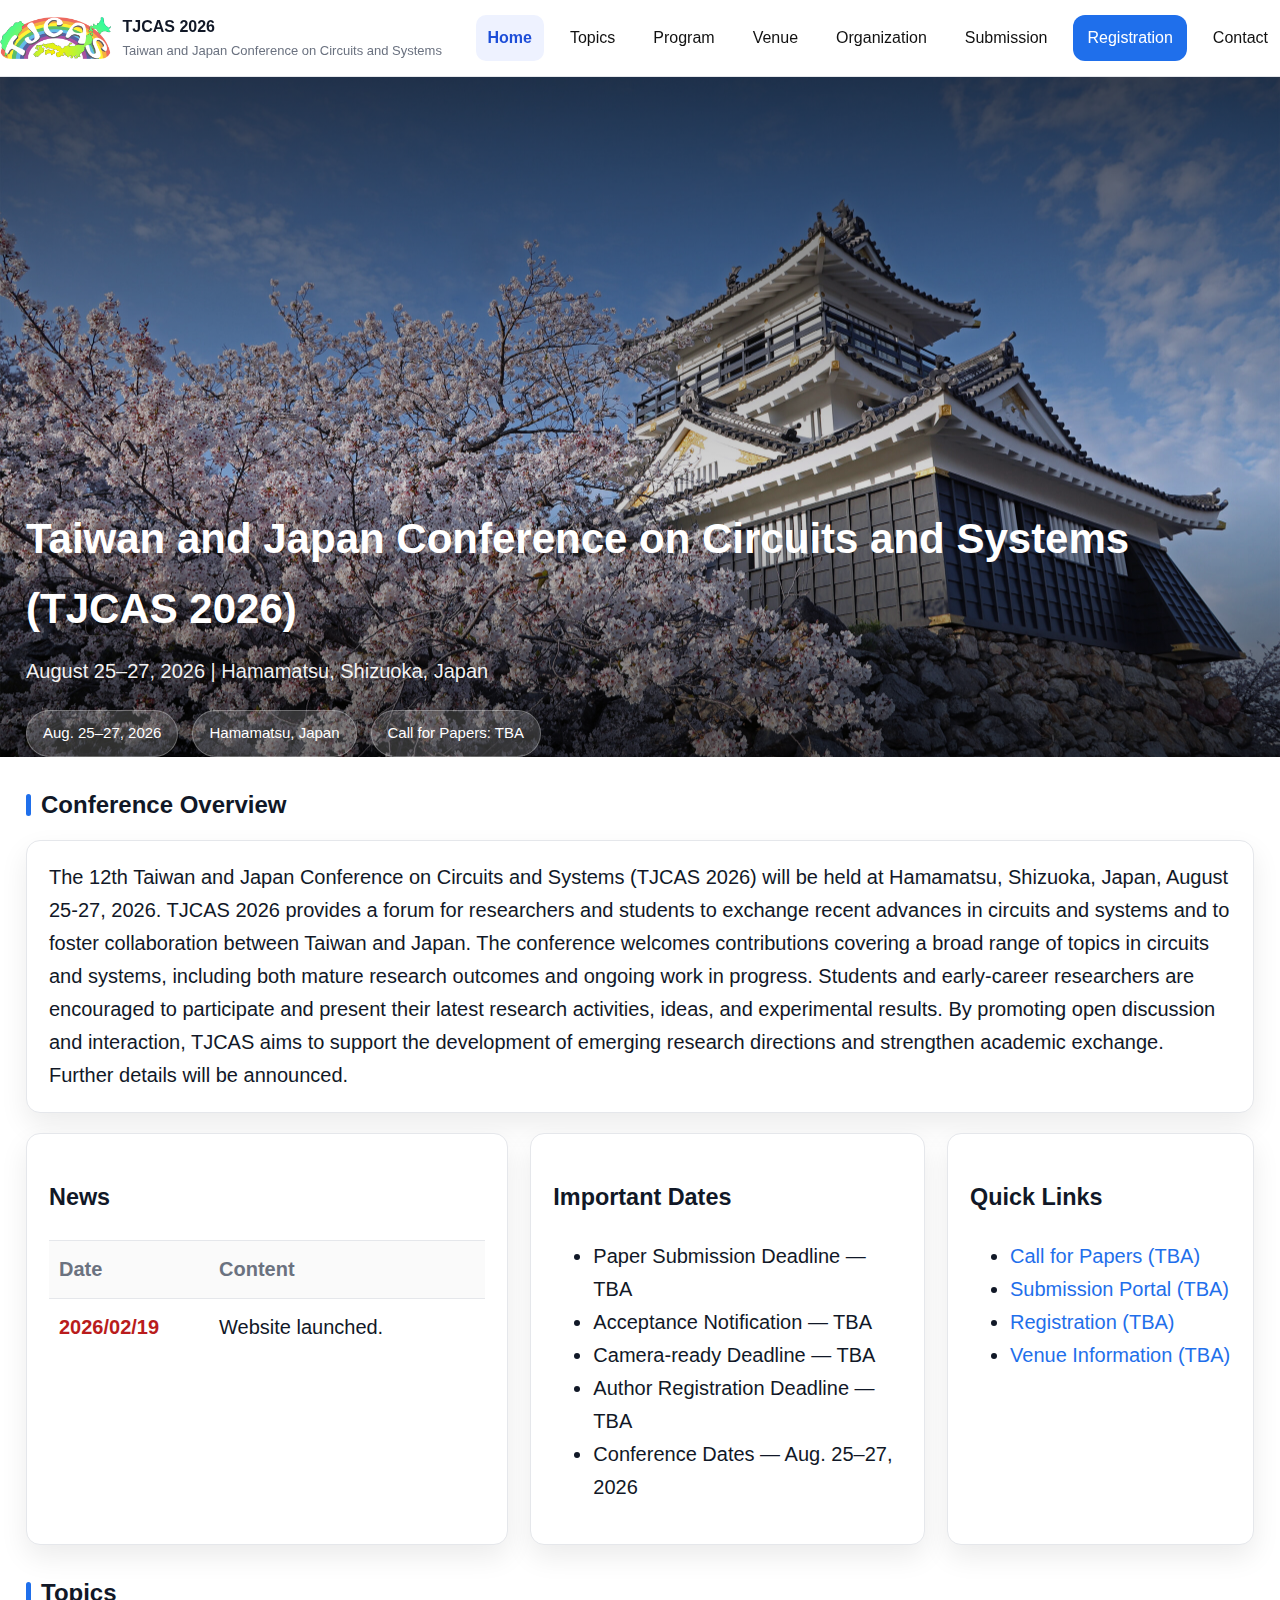
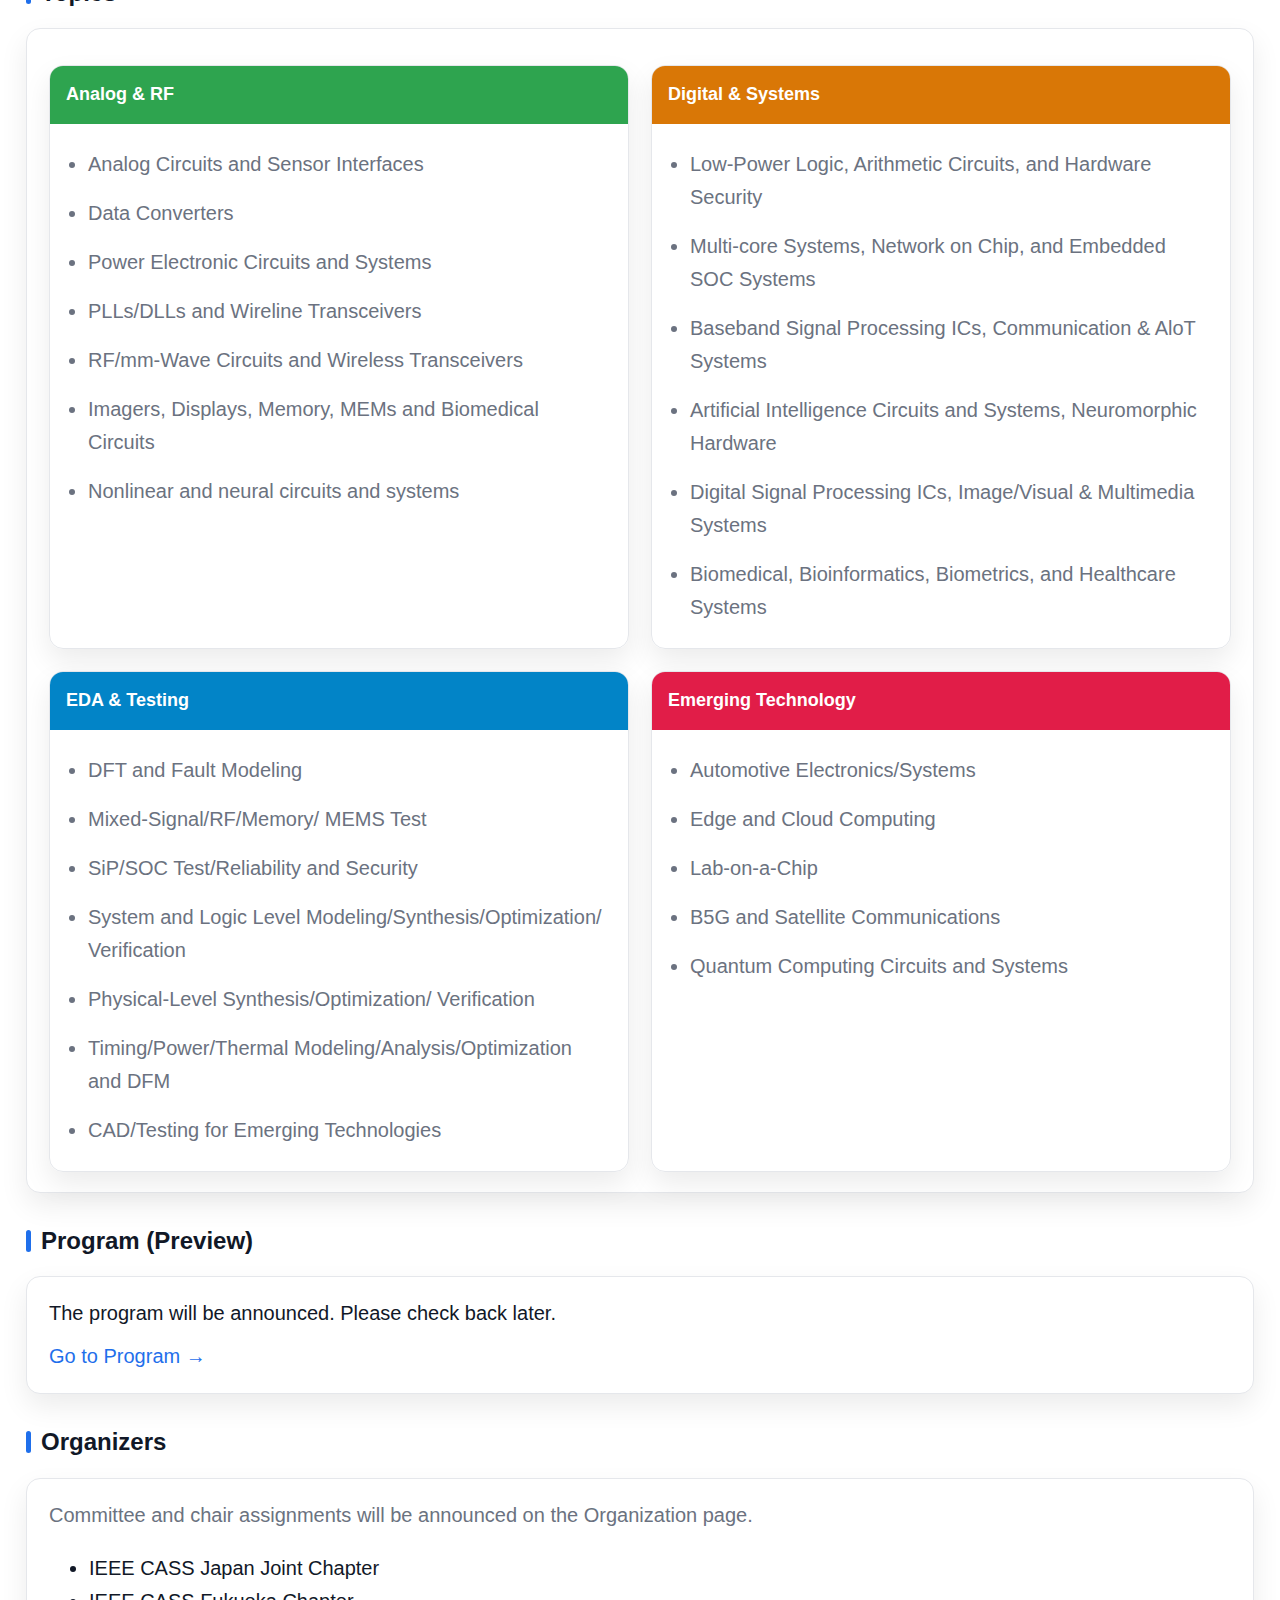
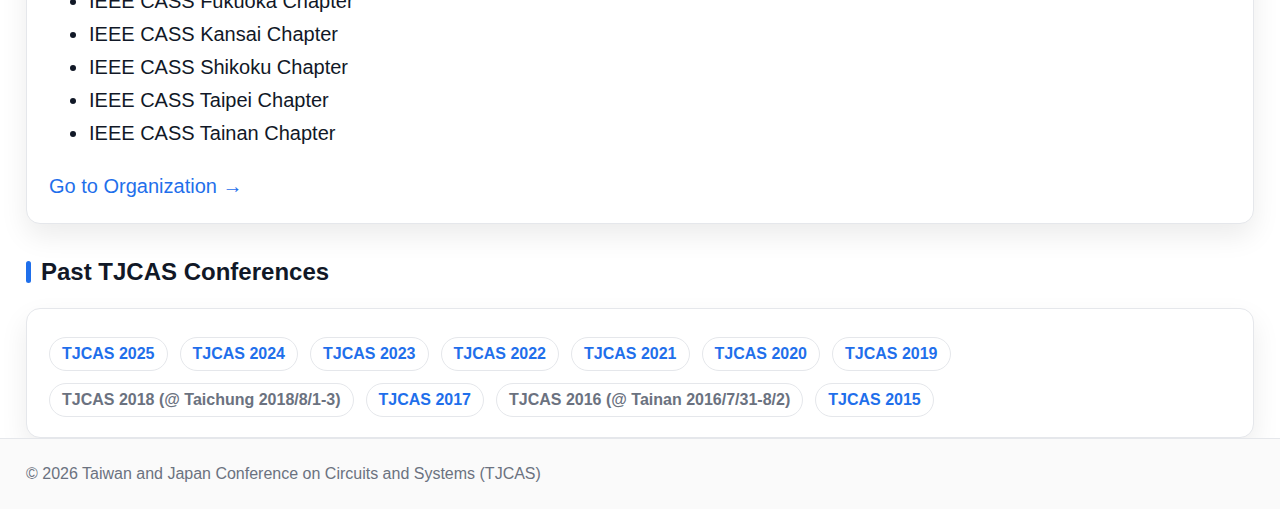
<file: index.html>
<!doctype html>
<html lang="en">
<head>
  <meta charset="utf-8"/>
  <meta name="viewport" content="width=device-width,initial-scale=1"/>
  <title>TJCAS 2026 | Taiwan and Japan Conference on Circuits and Systems</title>
  <meta name="description" content="TJCAS 2026: August 25–27, 2026. Hamamatsu, Shizuoka, Japan." />
  <link rel="stylesheet" href="style.css">
</head>

<body class="page-home">
<header>
  <div class="container topbar">
    <div class="brand">
      <!-- ✅ Logo: replace the old blue square div with your image -->
      <!-- Make sure tjcas_Logo.png is uploaded to the same folder as index.html -->
      <img class="logo" src="tjcas_Logo.png" alt="TJCAS 2026 logo">
      
      <div>
        <div class="brand-title">TJCAS 2026</div>
        <div class="brand-sub">Taiwan and Japan Conference on Circuits and Systems</div>
      </div>
    </div>

    <nav>
      <a class="nav-link" data-nav="home" href="index.html">Home</a>
      <!-- Topics 改为主页锚点 -->
      <a class="nav-link" data-nav="topics" href="index.html#topics">Topics</a>

      <!-- 新增 Program 子页 -->
      <a class="nav-link" data-nav="program" href="program.html">Program</a>

      <!-- ✅ New: Venue (between Program and Organization) -->
      <a class="nav-link" data-nav="venue" href="venue.html">Venue</a>
      
      <a class="nav-link" data-nav="org" href="organization.html">Organization</a>
      <a class="nav-link" data-nav="submission" href="submission.html">Submission</a>
      <a class="nav-link cta" data-nav="registration" href="registration.html">Registration</a>
      <a class="nav-link" data-nav="contact" href="contact.html">Contact</a>
    </nav>
  </div>
</header>

<section class="hero">
  <div class="container">
    <h1>Taiwan and Japan Conference on Circuits and Systems (TJCAS 2026)</h1>
    <p>August 25–27, 2026 | Hamamatsu, Shizuoka, Japan</p>

    <div class="badges">
      <span class="badge">Aug. 25–27, 2026</span>
      <span class="badge">Hamamatsu, Japan</span>
      <span class="badge">Call for Papers: TBA</span>
    </div>
  </div>
</section>

<main class="container">
  <div class="section-title">Conference Overview</div>
  <div class="card">
    The 12th Taiwan and Japan Conference on Circuits and Systems (TJCAS 2026) will be held at Hamamatsu, Shizuoka, Japan, August 25-27, 2026.
    TJCAS 2026 provides a forum for researchers and students to exchange recent advances in circuits and systems and to foster collaboration between Taiwan and Japan.
    The conference welcomes contributions covering a broad range of topics in circuits and systems, including both mature research outcomes and ongoing work in progress.
    Students and early-career researchers are encouraged to participate and present their latest research activities, ideas, and experimental results.
    By promoting open discussion and interaction, TJCAS aims to support the development of emerging research directions and strengthen academic exchange.
    Further details will be announced.
  </div>

  <div class="grid">
    <div class="card">
      <h3>News</h3>
      <table>
        <tr><th>Date</th><th>Content</th></tr>
        <tr><td class="date">2026/02/19</td><td>Website launched.</td></tr>
      </table>
    </div>

    <div class="card">
      <h3>Important Dates</h3>
      <ul>
        <li>Paper Submission Deadline — TBA</li>
        <li>Acceptance Notification — TBA</li>
        <li>Camera-ready Deadline — TBA</li>
        <li>Author Registration Deadline — TBA</li>
        <li>Conference Dates — Aug. 25–27, 2026</li>
      </ul>
    </div>

    <div class="card">
      <h3>Quick Links</h3>
      <ul>
        <li><a href="submission.html">Call for Papers (TBA)</a></li>
        <li><a href="submission.html">Submission Portal (TBA)</a></li>
        <li><a href="registration.html">Registration (TBA)</a></li>
        <li><a href="venue.html">Venue Information (TBA)</a></li>
      </ul>
    </div>
  </div>

  <div class="section-title" id="topics">Topics</div>

  <!-- ✅ 修复：这里的 card muted 需要正确闭合 -->
  <div class="card muted">
    <div class="topics-grid">
      <div class="topic-card">
        <div class="topic-head green">Analog & RF</div>
        <div class="topic-body">
          <ul>
            <li>Analog Circuits and Sensor Interfaces</li>
            <li>Data Converters</li>
            <li>Power Electronic Circuits and Systems</li>
            <li>PLLs/DLLs and Wireline Transceivers</li>
            <li>RF/mm-Wave Circuits and Wireless Transceivers</li>
            <li>Imagers, Displays, Memory, MEMs and Biomedical Circuits</li>
            <li>Nonlinear and neural circuits and systems</li>
          </ul>
        </div>
      </div>

      <div class="topic-card">
        <div class="topic-head orange">Digital & Systems</div>
        <div class="topic-body">
          <ul>
            <li>Low-Power Logic, Arithmetic Circuits, and Hardware Security</li>
            <li>Multi-core Systems, Network on Chip, and Embedded SOC Systems</li>
            <li>Baseband Signal Processing ICs, Communication & AloT Systems</li>
            <li>Artificial Intelligence Circuits and Systems, Neuromorphic Hardware</li>
            <li>Digital Signal Processing ICs, Image/Visual & Multimedia Systems</li>
            <li>Biomedical, Bioinformatics, Biometrics, and Healthcare Systems</li>
          </ul>
        </div>
      </div>

      <div class="topic-card">
        <div class="topic-head blue">EDA & Testing</div>
        <div class="topic-body">
          <ul>
            <li>DFT and Fault Modeling</li>
            <li>Mixed-Signal/RF/Memory/ MEMS Test</li>
            <li>SiP/SOC Test/Reliability and Security</li>
            <li>System and Logic Level Modeling/Synthesis/Optimization/ Verification</li>
            <li>Physical-Level Synthesis/Optimization/ Verification</li>
            <li>Timing/Power/Thermal Modeling/Analysis/Optimization and DFM</li>
            <li>CAD/Testing for Emerging Technologies</li>
          </ul>
        </div>
      </div>

      <div class="topic-card">
        <div class="topic-head pink">Emerging Technology</div>
        <div class="topic-body">
          <ul>
            <li>Automotive Electronics/Systems</li>
            <li>Edge and Cloud Computing</li>
            <li>Lab-on-a-Chip</li>
            <li>B5G and Satellite Communications</li>
            <li>Quantum Computing Circuits and Systems</li>
          </ul>
        </div>
      </div>
    </div>
  </div>

  <div class="section-title">Program (Preview)</div>
  <div class="card">
    The program will be announced. Please check back later.
    <p style="margin-bottom:0;margin-top:10px;"><a href="program.html">Go to Program →</a></p>
  </div>

  <div class="section-title">Organizers</div>
  <div class="card">
    <p class="muted" style="margin-top:0;">Committee and chair assignments will be announced on the Organization page.</p>
    <ul>
      <li>IEEE CASS Japan Joint Chapter</li>
      <li>IEEE CASS Fukuoka Chapter</li>
      <li>IEEE CASS Kansai Chapter</li>
      <li>IEEE CASS Shikoku Chapter</li>
      <li>IEEE CASS Taipei Chapter</li>
      <li>IEEE CASS Tainan Chapter</li>
    </ul>
    <p style="margin-bottom:0;"><a href="organization.html">Go to Organization →</a></p>
  </div>

  <!-- ✅ 新增：Past TJCAS Conferences（放在主页末尾，footer 之前） -->
  <div class="section-title">Past TJCAS Conferences</div>
  <div class="card">
  
    <div class="past-links">
      <a href="https://www.tjcas2025.org/" target="_blank">TJCAS 2025</a>
      <a href="https://yumilab.ei.st.gunma-u.ac.jp/~tjcas2024/" target="_blank">TJCAS 2024</a>
      <a href="https://tjcas-tkcas-2023.org/" target="_blank">TJCAS 2023</a>
      <a href="http://nlab.ee.tokushima-u.ac.jp/nlab/tjcas22_top.html" target="_blank">TJCAS 2022</a>
      <a href="http://nlab.ee.tokushima-u.ac.jp/nlab/tjcas21_top.html" target="_blank">TJCAS 2021</a>
      <a href="http://nlab.ee.tokushima-u.ac.jp/nlab/tjcas20_top.html" target="_blank">TJCAS 2020</a>
      <a href="https://kobaweb.ei.st.gunma-u.ac.jp/tjcas2019/" target="_blank">TJCAS 2019</a>
  
      <span class="past-dead">TJCAS 2018 (@ Taichung 2018/8/1-3)</span>
  
      <a href="https://vlc.sakura.ne.jp/tjcas2017/" target="_blank">TJCAS 2017</a>
  
      <span class="past-dead">TJCAS 2016 (@ Tainan 2016/7/31-8/2)</span>
  
      <a href="https://chaos.keiei.shikoku-u.ac.jp/TJCAS15/" target="_blank">TJCAS 2015</a>
    </div>
  </div>

</main>

<footer>
  <div class="container">© 2026 Taiwan and Japan Conference on Circuits and Systems (TJCAS)</div>
</footer>
</body>
</html>
</file>
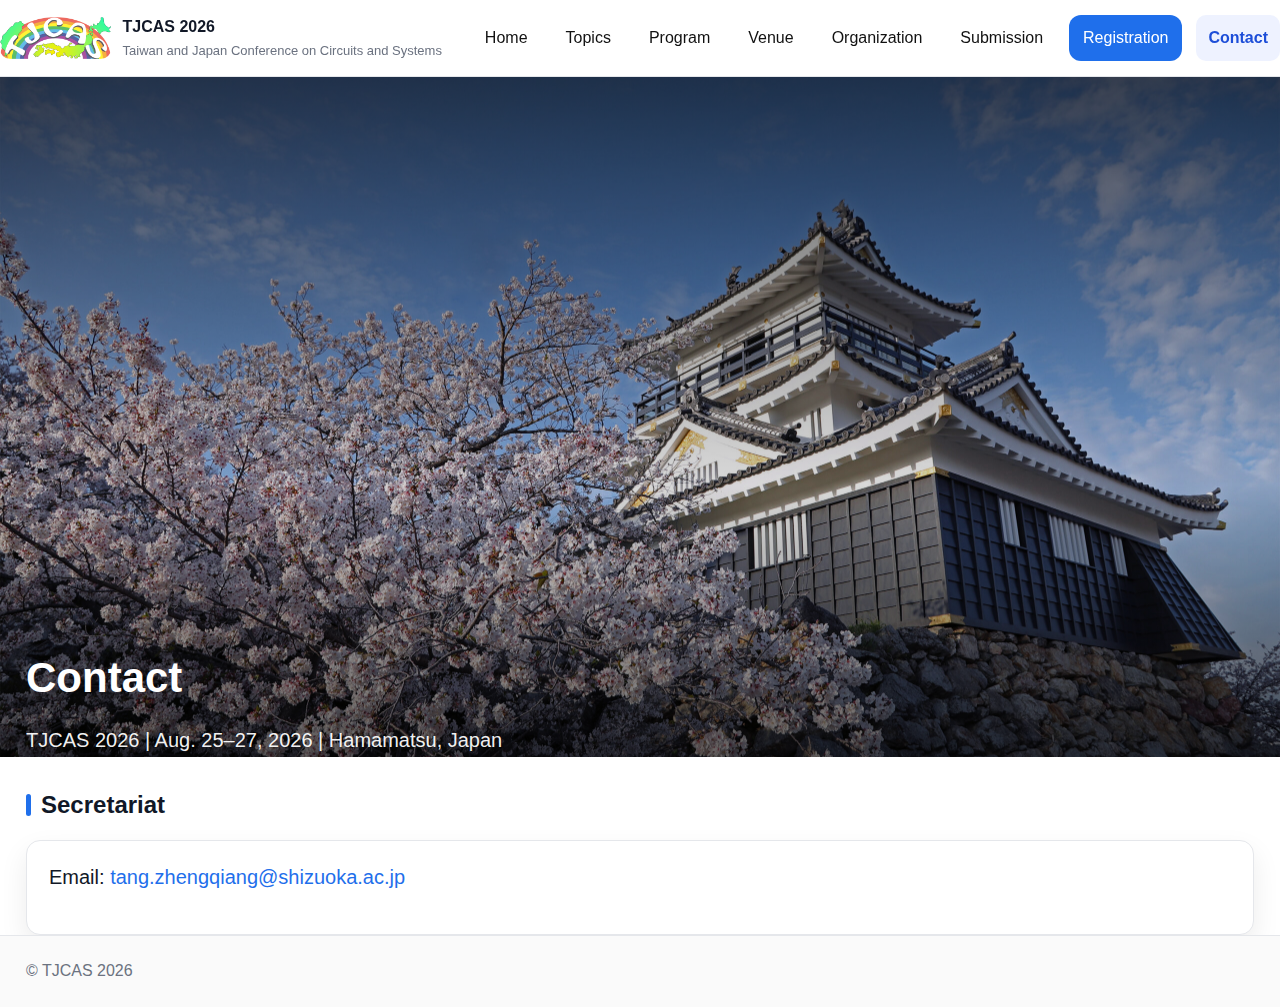
<file: contact.html>
<!doctype html>
<html lang="en">
<head>
  <meta charset="utf-8"/>
  <meta name="viewport" content="width=device-width,initial-scale=1"/>
  <title>Contact | TJCAS 2026</title>
  <link rel="stylesheet" href="style.css">
</head>

<body class="page-contact">
<header>
  <div class="container topbar">
    <div class="brand">
      <!-- ✅ Logo: replace the old blue square div with your image -->
      <!-- Make sure tjcas_Logo.png is uploaded to the same folder as index.html -->
      <img class="logo" src="tjcas_Logo.png" alt="TJCAS 2026 logo">
      
      <div>
        <div class="brand-title">TJCAS 2026</div>
        <div class="brand-sub">Taiwan and Japan Conference on Circuits and Systems</div>
      </div>
    </div>
    <nav>
      <a class="nav-link" data-nav="home" href="index.html">Home</a>
      <!-- Topics 改为主页锚点 -->
      <a class="nav-link" data-nav="topics" href="index.html#topics">Topics</a>
    
      <!-- 新增 Program 子页 -->
      <a class="nav-link" data-nav="program" href="program.html">Program</a>

      <!-- ✅ New: Venue (between Program and Organization) -->
      <a class="nav-link" data-nav="venue" href="venue.html">Venue</a>
      
      <a class="nav-link" data-nav="org" href="organization.html">Organization</a>
      <a class="nav-link" data-nav="submission" href="submission.html">Submission</a>
      <a class="nav-link cta" data-nav="registration" href="registration.html">Registration</a>
      <a class="nav-link" data-nav="contact" href="contact.html">Contact</a>
    </nav>
  </div>
</header>

<section class="hero">
  <div class="container">
    <h1>Contact</h1>
    <p>TJCAS 2026 | Aug. 25–27, 2026 | Hamamatsu, Japan</p>
  </div>
</section>

<main class="container">
  <div class="section-title">Secretariat</div>
  <div class="card">
    <p style="margin-top:0;">
      Email: <a href="mailto:contact@tjcas2026.org">tang.zhengqiang@shizuoka.ac.jp</a>
    </p>
  </div>
</main>

<footer><div class="container">© TJCAS 2026</div></footer>
</body>

</html>
</file>
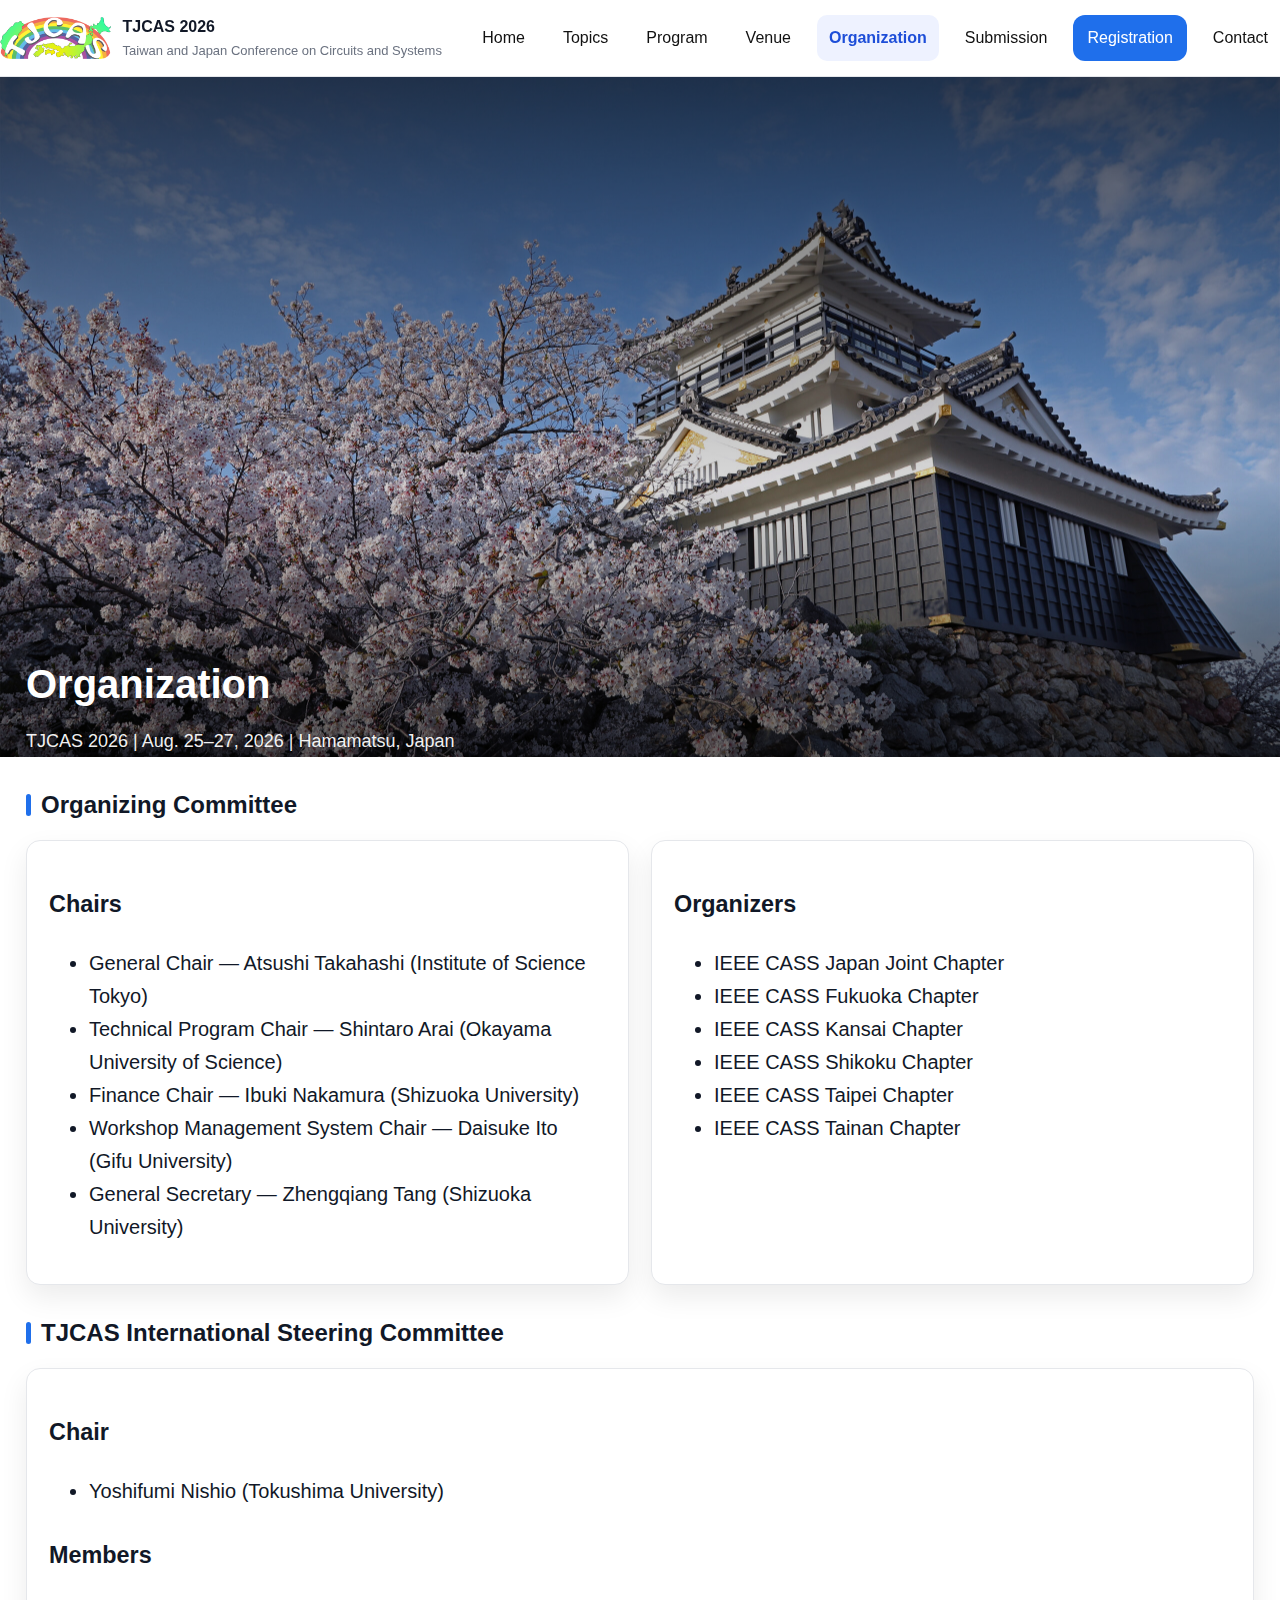
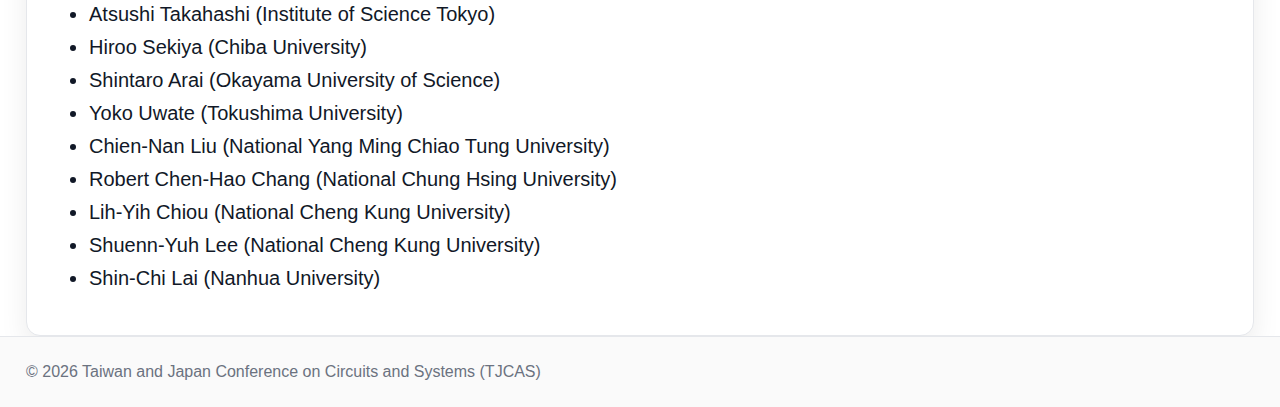
<file: organization.html>
﻿<!doctype html>
<html lang="en">
<head>
  <meta charset="utf-8"/>
  <meta name="viewport" content="width=device-width,initial-scale=1"/>
  <title>Organization | TJCAS 2026</title>
  <link rel="stylesheet" href="style.css">
</head>

<body class="page-org">
<header>
  <div class="container topbar">
    <div class="brand">
      <!-- Logo: replace the old blue square div with your image -->
      <!-- Make sure tjcas_Logo.png is uploaded to assets/images/ -->
      <img class="logo" src="assets/images/tjcas_Logo.png" alt="TJCAS 2026 logo">
      
      <div>
        <div class="brand-title">TJCAS 2026</div>
        <div class="brand-sub">Taiwan and Japan Conference on Circuits and Systems</div>
      </div>
    </div>
    <nav>
      <a class="nav-link" data-nav="home" href="index.html">Home</a>
      <a class="nav-link" data-nav="topics" href="index.html#topics">Topics</a>
      <a class="nav-link" data-nav="program" href="program.html">Program</a>
      
      <!-- Venue page link -->
      <a class="nav-link" data-nav="venue" href="venue.html">Venue</a>
    
      <a class="nav-link" data-nav="org" href="organization.html">Organization</a>
      <a class="nav-link" data-nav="submission" href="submission.html">Submission</a>
      <a class="nav-link cta" data-nav="registration" href="registration.html">Registration</a>
      <a class="nav-link" data-nav="contact" href="contact.html">Contact</a>
    </nav>
  </div>
</header>

<section class="hero-sub">
  <div class="container">
    <h1>Organization</h1>
    <p>TJCAS 2026 | Aug. 25&ndash;27, 2026 | Hamamatsu, Japan</p>
  </div>
</section>

<main class="container">
  <div class="section-title">Organizing Committee</div>

  <div class="two-col">
    <div class="card">
      <h3>Chairs</h3>
      <ul>
        <li>General Chair &mdash; Atsushi Takahashi (Institute of Science Tokyo)</li>
        <li>Technical Program Chair &mdash; Shintaro Arai (Okayama University of Science)</li>
        <li>Finance Chair &mdash; Ibuki Nakamura (Shizuoka University)</li>
        <li>Workshop Management System Chair &mdash; Daisuke Ito (Gifu University)</li>
        <li>General Secretary &mdash; Zhengqiang Tang (Shizuoka University)</li>
      </ul>
    </div>

    <div class="card">
      <h3>Organizers</h3>
      <ul>
        <li>IEEE CASS Japan Joint Chapter</li>
        <li>IEEE CASS Fukuoka Chapter</li>
        <li>IEEE CASS Kansai Chapter</li>
        <li>IEEE CASS Shikoku Chapter</li>
        <li>IEEE CASS Taipei Chapter</li>
        <li>IEEE CASS Tainan Chapter</li>
      </ul>
    </div>
  </div>

  <!-- NEW: International Steering Committee -->
  <div class="section-title">TJCAS International Steering Committee</div>
  
  <div class="card">
    <h3>Chair</h3>
    <ul>
      <li>Yoshifumi Nishio (Tokushima University)</li>
    </ul>
  
    <h3 style="margin-top:28px;">Members</h3>
    <ul>
      <li>Atsushi Takahashi (Institute of Science Tokyo)</li>
      <li>Hiroo Sekiya (Chiba University)</li>
      <li>Shintaro Arai (Okayama University of Science)</li>
      <li>Yoko Uwate (Tokushima University)</li>
      <li>Chien-Nan Liu (National Yang Ming Chiao Tung University)</li>
      <li>Robert Chen-Hao Chang (National Chung Hsing University)</li>
      <li>Lih-Yih Chiou (National Cheng Kung University)</li>
      <li>Shuenn-Yuh Lee (National Cheng Kung University)</li>
      <li>Shin-Chi Lai (Nanhua University)</li>
    </ul>
  </div>

</main>

<footer><div class="container">&copy; 2026 Taiwan and Japan Conference on Circuits and Systems (TJCAS)</div></footer>
</body>
</html>
</file>
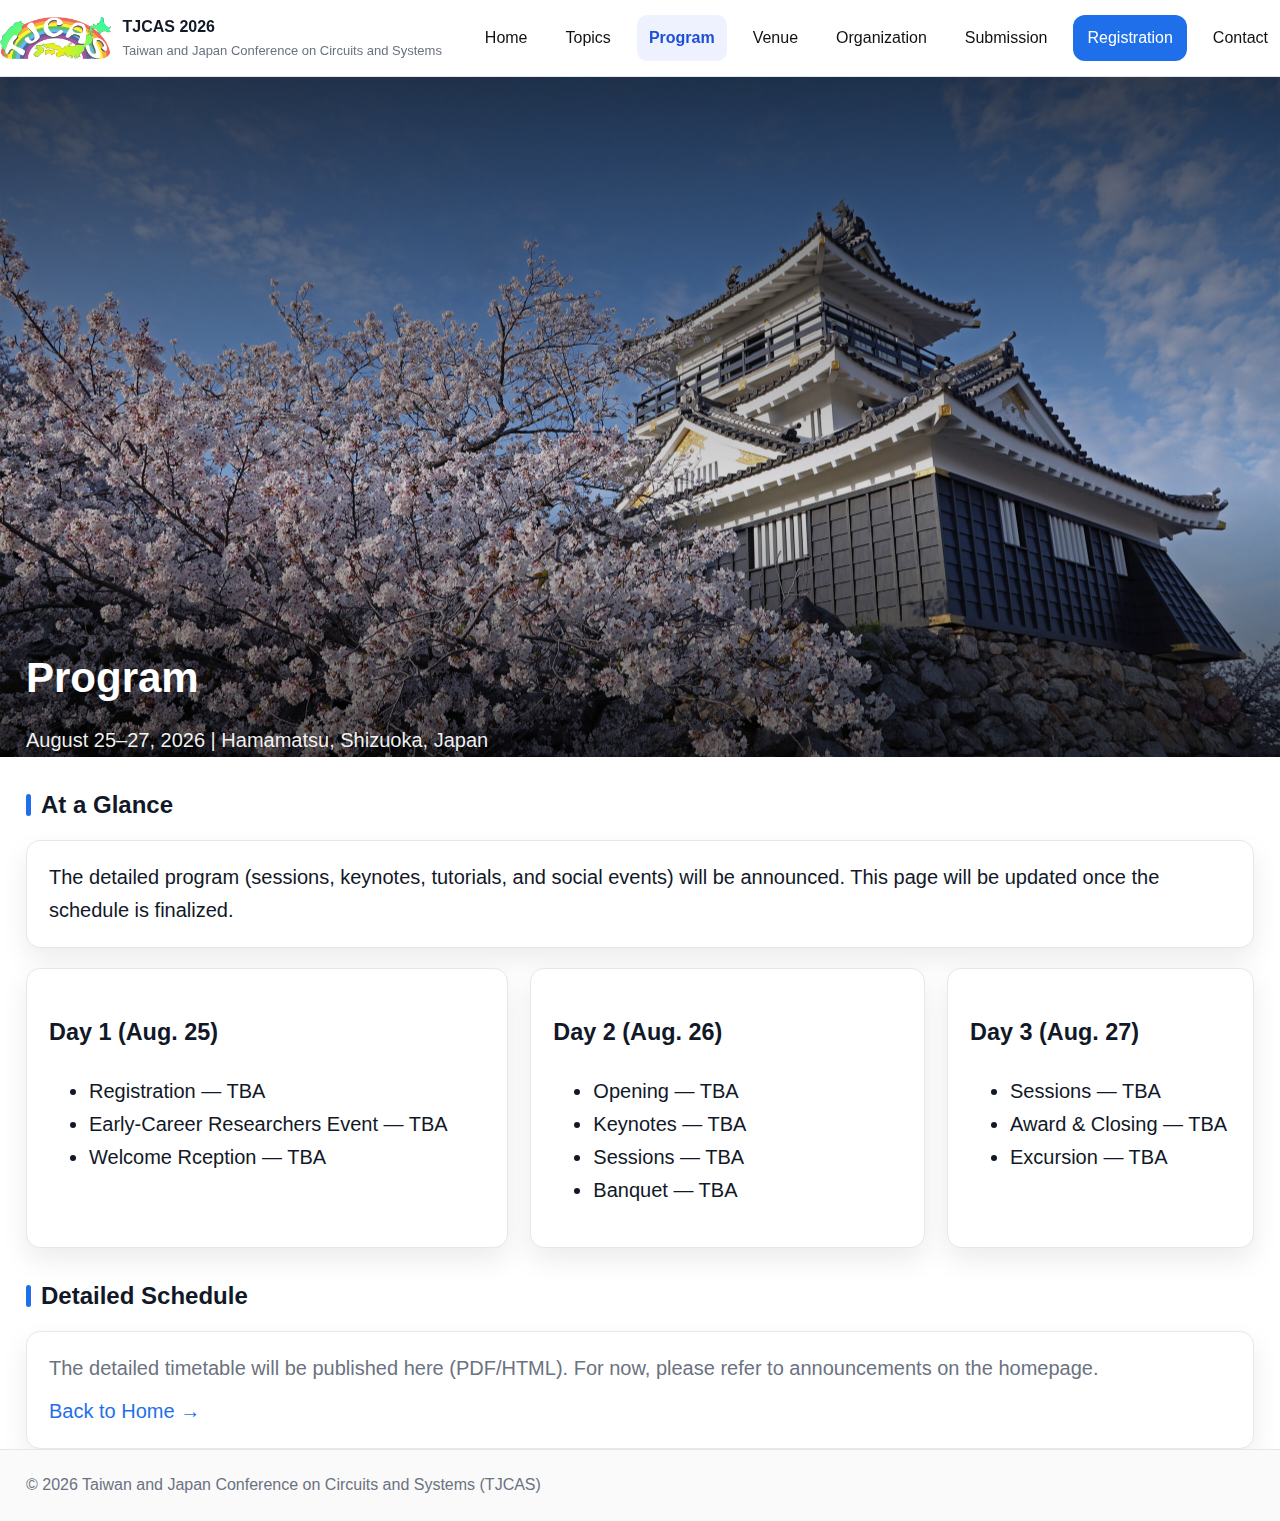
<file: program.html>
<!doctype html>
<html lang="en">
<head>
  <meta charset="utf-8"/>
  <meta name="viewport" content="width=device-width,initial-scale=1"/>
  <title>TJCAS 2026 | Program</title>
  <meta name="description" content="TJCAS 2026 program overview." />
  <link rel="stylesheet" href="style.css">
</head>

<body class="page-program">
<header>
  <div class="container topbar">
    <div class="brand">
      <!-- ✅ Logo: replace the old blue square div with your image -->
      <!-- Make sure tjcas_Logo.png is uploaded to the same folder as index.html -->
      <img class="logo" src="tjcas_Logo.png" alt="TJCAS 2026 logo">
      
      <div>
        <div class="brand-title">TJCAS 2026</div>
        <div class="brand-sub">Taiwan and Japan Conference on Circuits and Systems</div>
      </div>
    </div>

    <nav>
      <a class="nav-link" data-nav="home" href="index.html">Home</a>
      <a class="nav-link" data-nav="topics" href="index.html#topics">Topics</a>
      <a class="nav-link" data-nav="program" href="program.html">Program</a>

      <!-- ✅ New: Venue (between Program and Organization) -->
      <a class="nav-link" data-nav="venue" href="venue.html">Venue</a>
      
      <a class="nav-link" data-nav="org" href="organization.html">Organization</a>
      <a class="nav-link" data-nav="submission" href="submission.html">Submission</a>
      <a class="nav-link cta" data-nav="registration" href="registration.html">Registration</a>
      <a class="nav-link" data-nav="contact" href="contact.html">Contact</a>
    </nav>
  </div>
</header>

<section class="hero">
  <div class="container">
    <h1>Program</h1>
    <p>August 25–27, 2026 | Hamamatsu, Shizuoka, Japan</p>
    
  </div>
</section>

<main class="container">
  <div class="section-title">At a Glance</div>
  <div class="card">
    The detailed program (sessions, keynotes, tutorials, and social events) will be announced.
    This page will be updated once the schedule is finalized.
  </div>

  <div class="grid">
    <div class="card">
      <h3>Day 1 (Aug. 25)</h3>
      <ul>
        <li>Registration — TBA</li>
        <li>Early-Career Researchers Event — TBA</li>
        <li>Welcome Rception — TBA</li>
      </ul>
    </div>

    <div class="card">
      <h3>Day 2 (Aug. 26)</h3>
      <ul>
        <li>Opening — TBA</li>
        <li>Keynotes — TBA</li>
        <li>Sessions — TBA</li>
        <li>Banquet — TBA</li>
      </ul>
    </div>

    <div class="card">
      <h3>Day 3 (Aug. 27)</h3>
      <ul>
        <li>Sessions — TBA</li>
        <li>Award & Closing — TBA</li>
        <li>Excursion — TBA</li>
      </ul>
    </div>
  </div>

  <div class="section-title">Detailed Schedule</div>
  <div class="card muted">
    The detailed timetable will be published here (PDF/HTML). For now, please refer to announcements on the homepage.
    <p style="margin-bottom:0;margin-top:10px;"><a href="index.html">Back to Home →</a></p>
  </div>
</main>

<footer>
  <div class="container">© 2026 Taiwan and Japan Conference on Circuits and Systems (TJCAS)</div>
</footer>
</body>
</html>
</file>
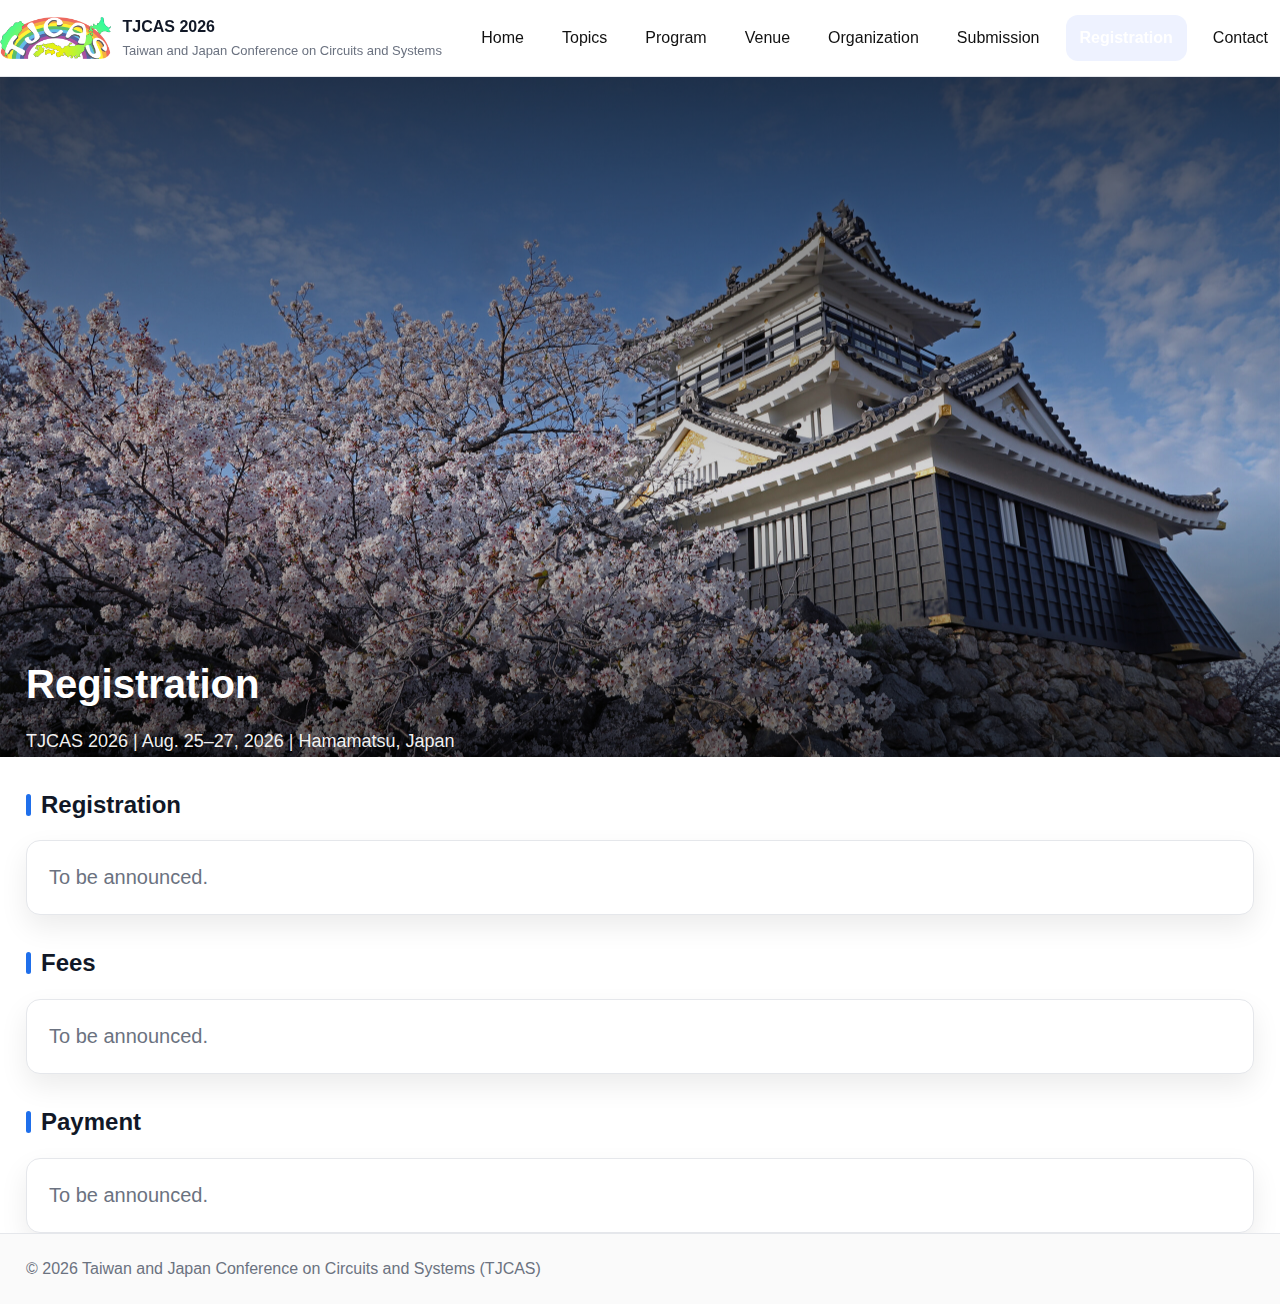
<file: registration.html>
<!doctype html>
<html lang="en">
<head>
  <meta charset="utf-8"/>
  <meta name="viewport" content="width=device-width,initial-scale=1"/>
  <title>Registration | TJCAS 2026</title>
  <link rel="stylesheet" href="style.css">
</head>

<body class="page-registration">
<header>
  <div class="container topbar">
    <div class="brand">
      <!-- ✅ Logo: replace the old blue square div with your image -->
      <!-- Make sure tjcas_Logo.png is uploaded to the same folder as index.html -->
      <img class="logo" src="tjcas_Logo.png" alt="TJCAS 2026 logo">
      
      <div>
        <div class="brand-title">TJCAS 2026</div>
        <div class="brand-sub">Taiwan and Japan Conference on Circuits and Systems</div>
      </div>
    </div>
     <nav>
      <a class="nav-link" data-nav="home" href="index.html">Home</a>
      <a class="nav-link" data-nav="topics" href="index.html#topics">Topics</a>
      <a class="nav-link" data-nav="program" href="program.html">Program</a>

      <!-- ✅ New: Venue (between Program and Organization) -->
      <a class="nav-link" data-nav="venue" href="venue.html">Venue</a>
       
      <a class="nav-link" data-nav="org" href="organization.html">Organization</a>
      <a class="nav-link" data-nav="submission" href="submission.html">Submission</a>
      <a class="nav-link cta" data-nav="registration" href="registration.html">Registration</a>
      <a class="nav-link" data-nav="contact" href="contact.html">Contact</a>
    </nav>
  </div>
</header>

<section class="hero-sub">
  <div class="container">
    <h1>Registration</h1>
    <p>TJCAS 2026 | Aug. 25–27, 2026 | Hamamatsu, Japan</p>
  </div>
</section>

<main class="container">
  <div class="section-title">Registration</div>
  <div class="card muted">To be announced.</div>

  <div class="section-title">Fees</div>
  <div class="card muted">To be announced.</div>

  <div class="section-title">Payment</div>
  <div class="card muted">To be announced.</div>
</main>

<footer><div class="container">© 2026 Taiwan and Japan Conference on Circuits and Systems (TJCAS)</div></footer>
</body>

</html>
</file>
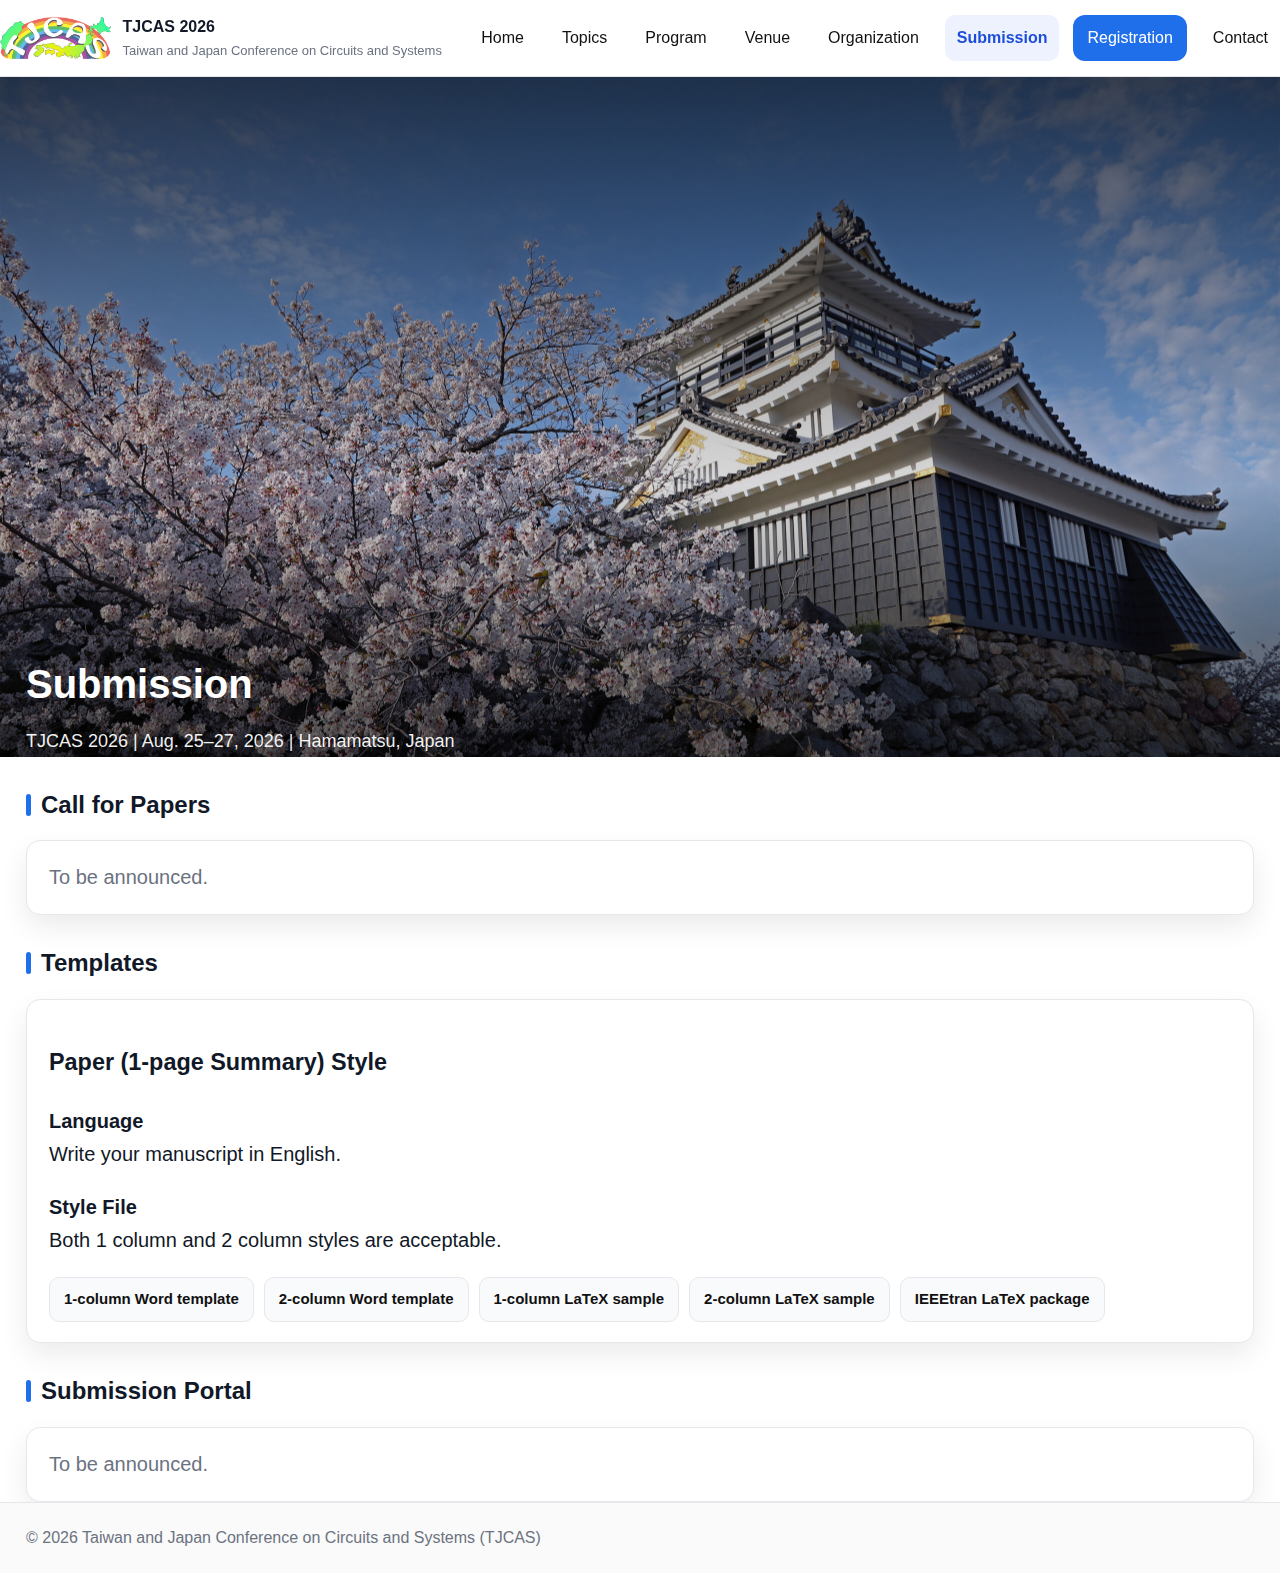
<file: submission.html>
<!doctype html>
<html lang="en">
<head>
  <meta charset="utf-8"/>
  <meta name="viewport" content="width=device-width,initial-scale=1"/>
  <title>Submission | TJCAS 2026</title>
  <link rel="stylesheet" href="style.css">
</head>

<body class="page-submission">
<header>
  <div class="container topbar">
    <div class="brand">
      <!-- ✅ Logo: replace the old blue square div with your image -->
      <!-- Make sure tjcas_Logo.png is uploaded to the same folder as index.html -->
      <img class="logo" src="tjcas_Logo.png" alt="TJCAS 2026 logo">
      <div>
        <div class="brand-title">TJCAS 2026</div>
        <div class="brand-sub">Taiwan and Japan Conference on Circuits and Systems</div>
      </div>
    </div>
  <nav>
    <a class="nav-link" data-nav="home" href="index.html">Home</a>
    <a class="nav-link" data-nav="topics" href="index.html#topics">Topics</a>
    <a class="nav-link" data-nav="program" href="program.html">Program</a>

    <!-- ✅ New: Venue (between Program and Organization) -->
    <a class="nav-link" data-nav="venue" href="venue.html">Venue</a>
    
    <a class="nav-link" data-nav="org" href="organization.html">Organization</a>
    <a class="nav-link" data-nav="submission" href="submission.html">Submission</a>
    <a class="nav-link cta" data-nav="registration" href="registration.html">Registration</a>
    <a class="nav-link" data-nav="contact" href="contact.html">Contact</a>
  </nav>
  </div>
</header>

<section class="hero-sub">
  <div class="container">
    <h1>Submission</h1>
    <p>TJCAS 2026 | Aug. 25–27, 2026 | Hamamatsu, Japan</p>
  </div>
</section>

<main class="container">
  <div class="section-title">Call for Papers</div>
  <div class="card muted">To be announced.</div>

  <div class="section-title">Templates</div>
  <div class="card">
    <h3>Paper (1-page Summary) Style</h3>
    <p><strong>Language</strong><br>Write your manuscript in English.</p>
    <p><strong>Style File</strong><br>Both 1 column and 2 column styles are acceptable.</p>

    <div class="template-links">
      <a class="template-link" href="templates/sample_1column.docx" download>1-column Word template</a>
      <a class="template-link" href="templates/sample_2column.docx" download>2-column Word template</a>
      <a class="template-link" href="templates/sample_1column.tex" download>1-column LaTeX sample</a>
      <a class="template-link" href="templates/sample_2column.tex" download>2-column LaTeX sample</a>
      <a class="template-link" href="templates/IEEEtran.zip" download>IEEEtran LaTeX package</a>
    </div>
  </div>

  <div class="section-title">Submission Portal</div>
  <div class="card muted">To be announced.</div>
</main>

<footer><div class="container">© 2026 Taiwan and Japan Conference on Circuits and Systems (TJCAS)</div></footer>
</body>

</html>
</file>
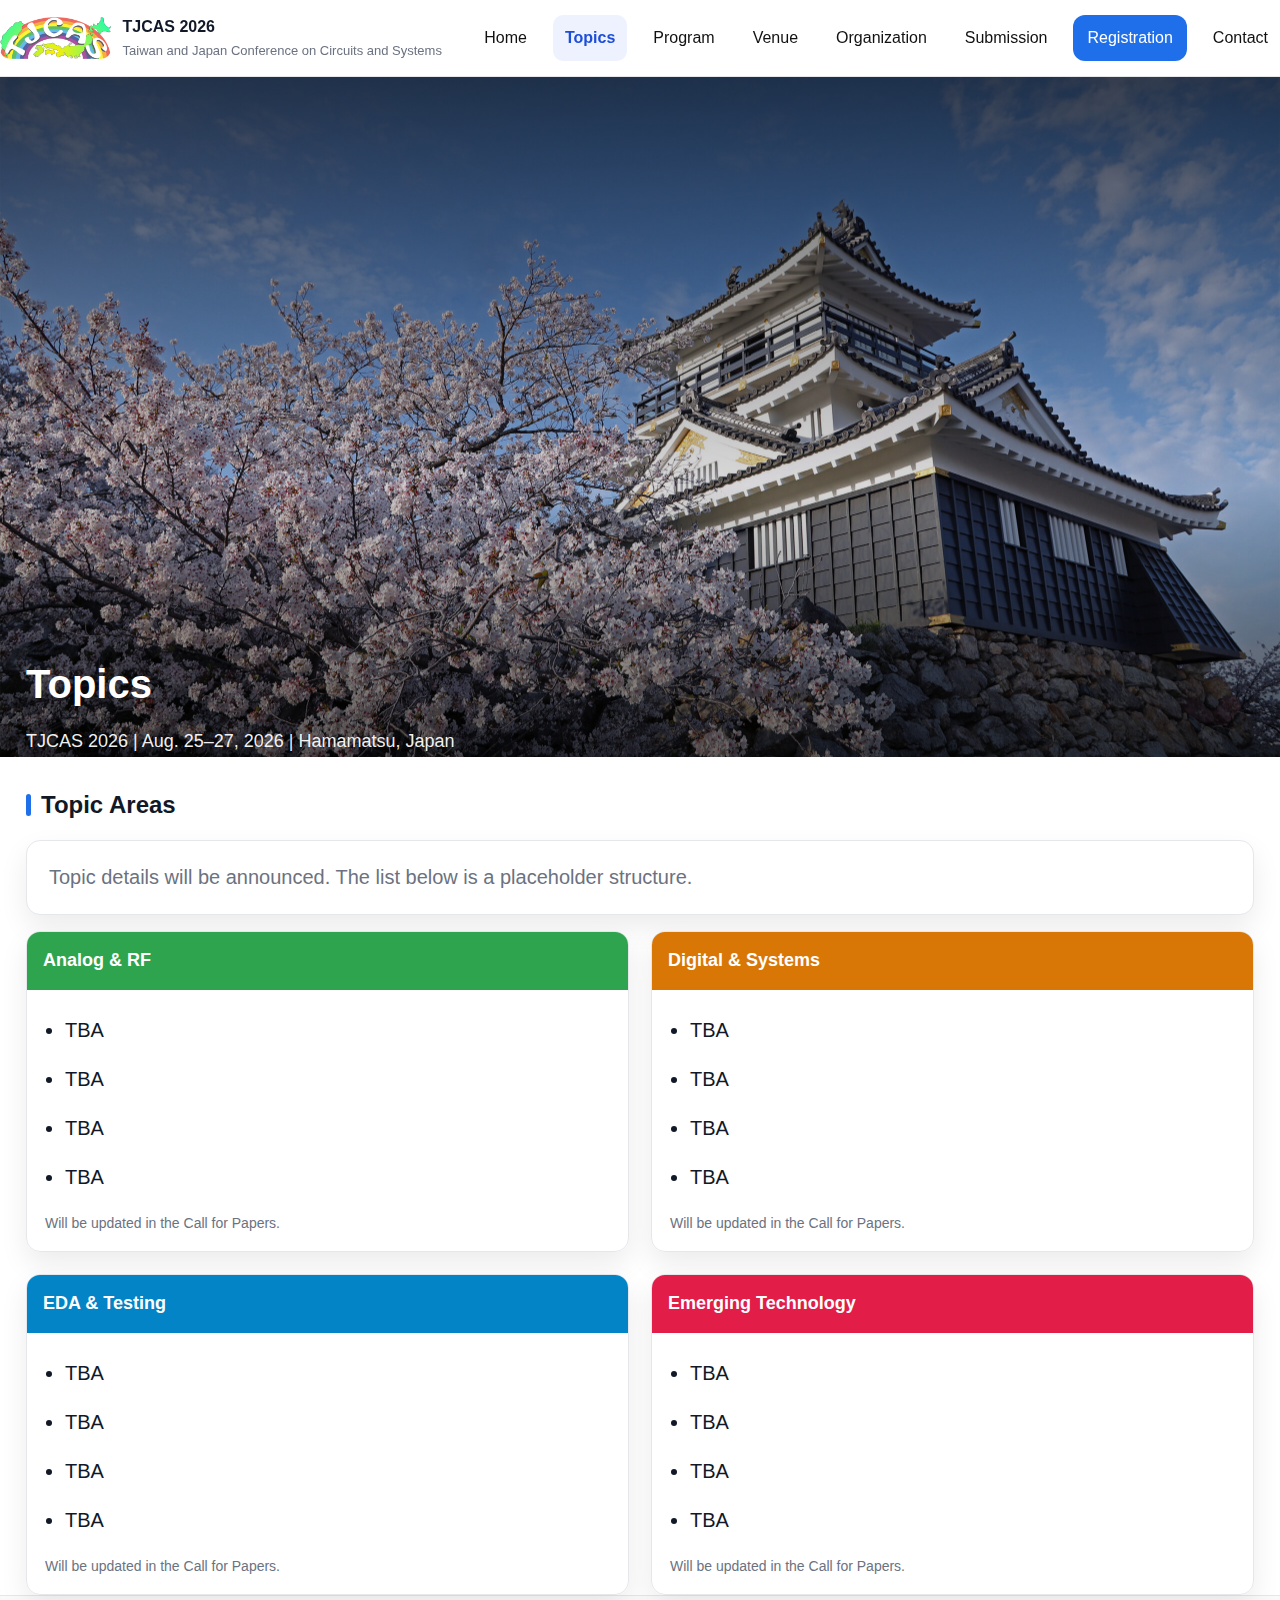
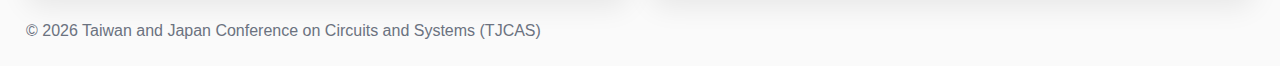
<file: topics.html>
<!doctype html>
<html lang="en">
<head>
  <meta charset="utf-8"/>
  <meta name="viewport" content="width=device-width,initial-scale=1"/>
  <title>Topics | TJCAS 2026</title>
  <link rel="stylesheet" href="style.css">
</head>

<body class="page-topics">
<header>
  <div class="container topbar">
    <div class="brand">
      <img class="logo" src="tjcas_Logo.png" alt="TJCAS 2026 logo">
      <div>
        <div class="brand-title">TJCAS 2026</div>
        <div class="brand-sub">Taiwan and Japan Conference on Circuits and Systems</div>
      </div>
    </div>
    <nav>
      <a class="nav-link" data-nav="home" href="index.html">Home</a>
      <a class="nav-link" data-nav="topics" href="index.html#topics">Topics</a>
      <a class="nav-link" data-nav="program" href="program.html">Program</a>

      <a class="nav-link" data-nav="venue" href="venue.html">Venue</a>
      <a class="nav-link" data-nav="org" href="organization.html">Organization</a>
      <a class="nav-link" data-nav="submission" href="submission.html">Submission</a>
      <a class="nav-link cta" data-nav="registration" href="registration.html">Registration</a>
      <a class="nav-link" data-nav="contact" href="contact.html">Contact</a>
    </nav>
  </div>
</header>

<section class="hero-sub">
  <div class="container">
    <h1>Topics</h1>
    <p>TJCAS 2026 | Aug. 25–27, 2026 | Hamamatsu, Japan</p>
  </div>
</section>

<main class="container">
  <div class="section-title">Topic Areas</div>
  <div class="card muted">Topic details will be announced. The list below is a placeholder structure.</div>

  <div class="topics-grid">
    <div class="topic-card">
      <div class="topic-head green">Analog & RF</div>
      <div class="topic-body">
        <ul><li>TBA</li><li>TBA</li><li>TBA</li><li>TBA</li></ul>
        <div class="topic-note">Will be updated in the Call for Papers.</div>
      </div>
    </div>

    <div class="topic-card">
      <div class="topic-head orange">Digital & Systems</div>
      <div class="topic-body">
        <ul><li>TBA</li><li>TBA</li><li>TBA</li><li>TBA</li></ul>
        <div class="topic-note">Will be updated in the Call for Papers.</div>
      </div>
    </div>

    <div class="topic-card">
      <div class="topic-head blue">EDA & Testing</div>
      <div class="topic-body">
        <ul><li>TBA</li><li>TBA</li><li>TBA</li><li>TBA</li></ul>
        <div class="topic-note">Will be updated in the Call for Papers.</div>
      </div>
    </div>

    <div class="topic-card">
      <div class="topic-head pink">Emerging Technology</div>
      <div class="topic-body">
        <ul><li>TBA</li><li>TBA</li><li>TBA</li><li>TBA</li></ul>
        <div class="topic-note">Will be updated in the Call for Papers.</div>
      </div>
    </div>
  </div>
</main>

<footer><div class="container">© 2026 Taiwan and Japan Conference on Circuits and Systems (TJCAS)</div></footer>
</body>

</html>
</file>
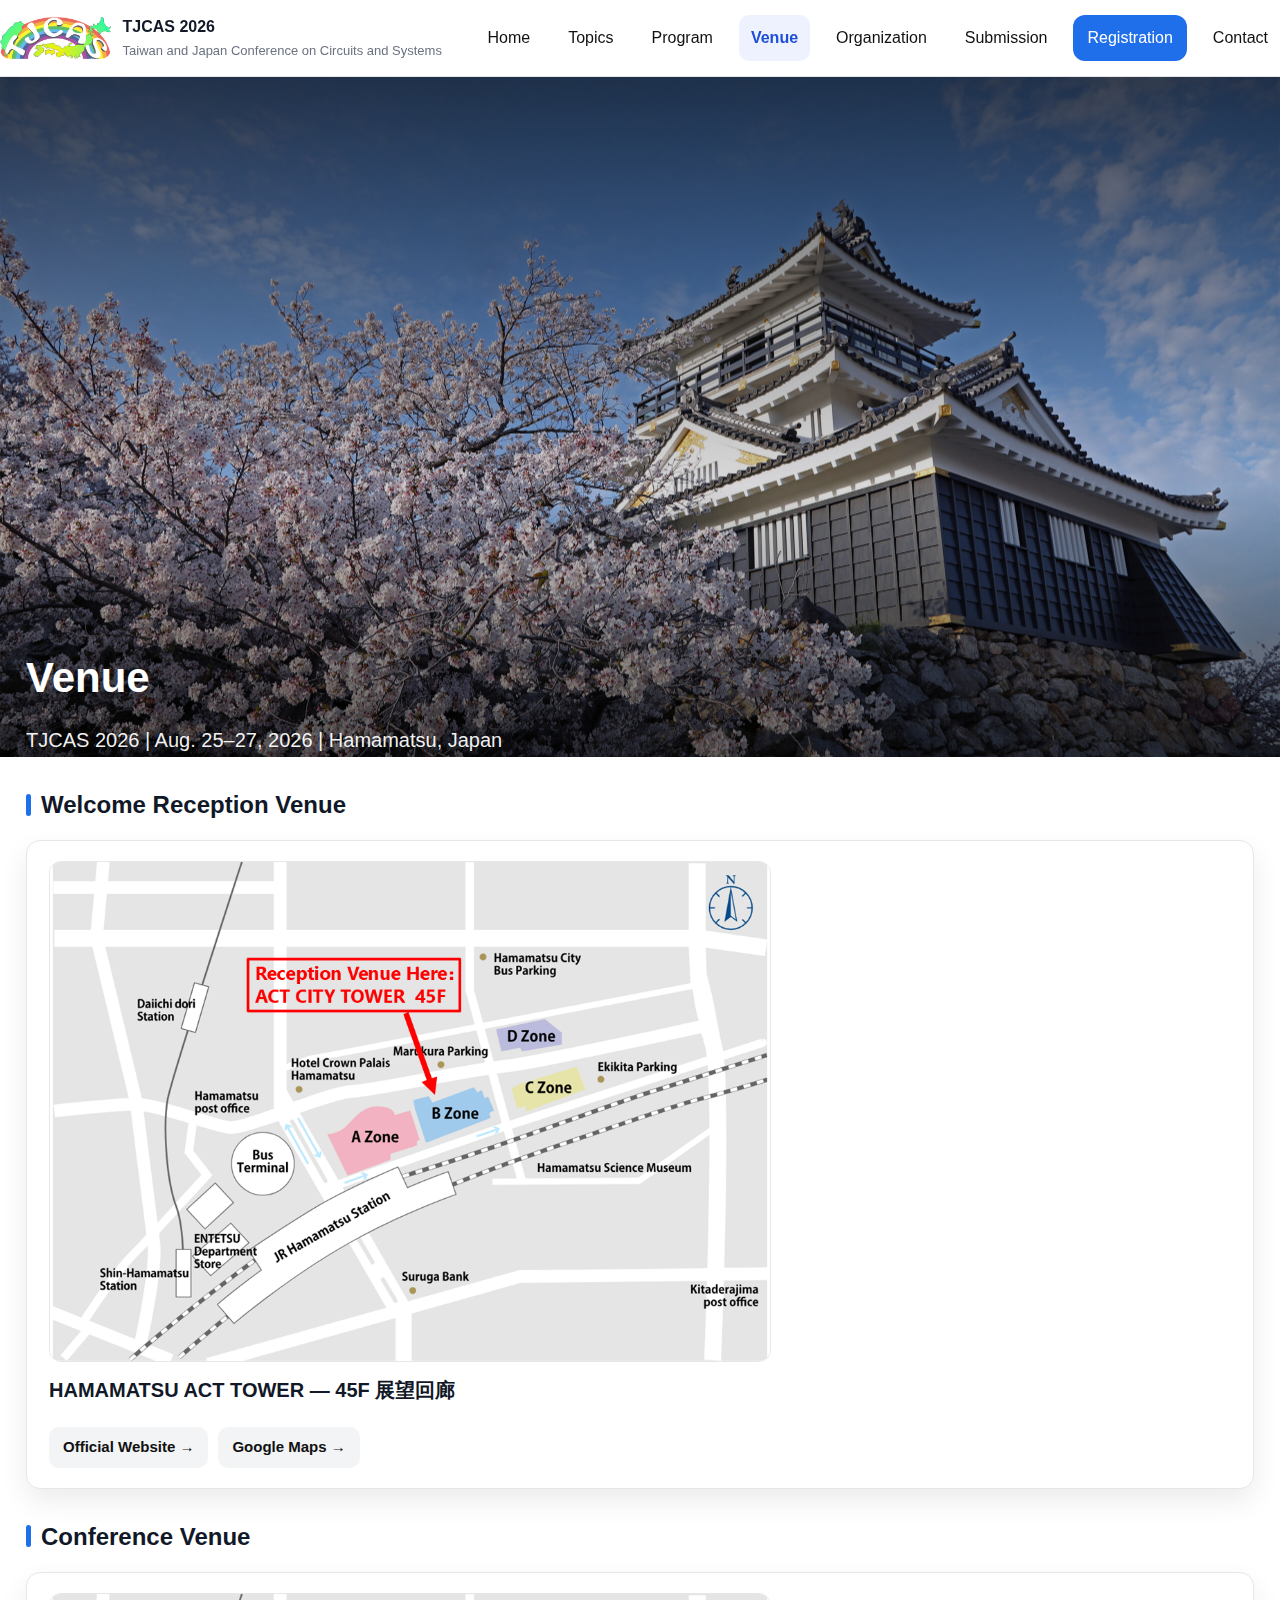
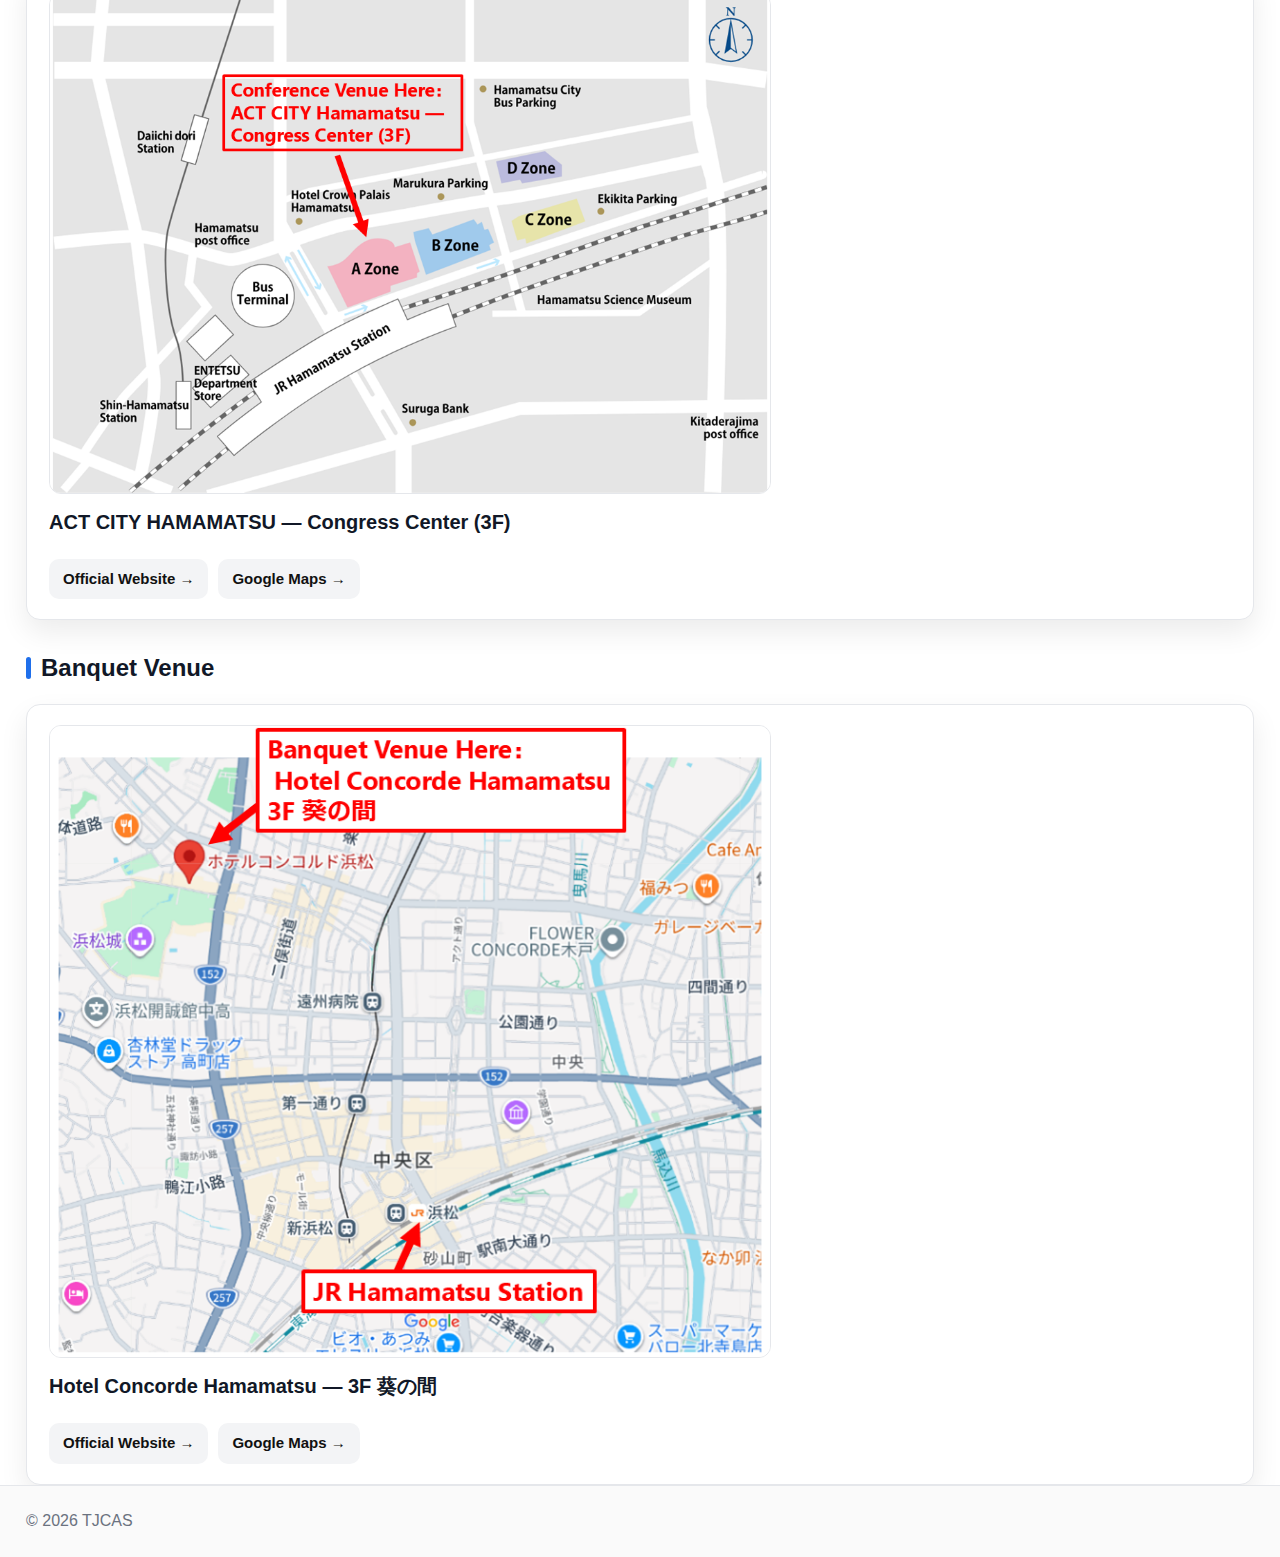
<file: venue.html>
<!doctype html>
<html lang="en">
<head>
  <meta charset="utf-8"/>
  <meta name="viewport" content="width=device-width,initial-scale=1"/>
  <title>Venue | TJCAS 2026</title>
  <link rel="stylesheet" href="style.css">
</head>

<body class="page-venue">
<header>
  <div class="container topbar">
    <div class="brand">
      <img class="logo" src="tjcas_Logo.png" alt="TJCAS 2026 logo">
      <div>
        <div class="brand-title">TJCAS 2026</div>
        <div class="brand-sub">Taiwan and Japan Conference on Circuits and Systems</div>
      </div>
    </div>

    <nav>
      <a class="nav-link" data-nav="home" href="index.html">Home</a>
      <a class="nav-link" data-nav="topics" href="index.html#topics">Topics</a>
      <a class="nav-link" data-nav="program" href="program.html">Program</a>
      <a class="nav-link" data-nav="venue" href="venue.html">Venue</a>
      <a class="nav-link" data-nav="org" href="organization.html">Organization</a>
      <a class="nav-link" data-nav="submission" href="submission.html">Submission</a>
      <a class="nav-link cta" data-nav="registration" href="registration.html">Registration</a>
      <a class="nav-link" data-nav="contact" href="contact.html">Contact</a>
    </nav>
  </div>
</header>

<section class="hero">
  <div class="container">
    <h1>Venue</h1>
    <p>TJCAS 2026 | Aug. 25–27, 2026 | Hamamatsu, Japan</p>
  </div>
</section>

<main class="container">

  <!-- ================= Welcome Reception ================= -->
  <div class="section-title">Welcome Reception Venue</div>
  <div class="card">
    <img class="venue-img" src="venue_reception.png" alt="Welcome reception venue map or access image (TBA)">

    <p style="margin-top:6px;margin-bottom:6px;font-weight:700;">
    HAMAMATSU ACT TOWER — 45F 展望回廊
    </p>

    <!-- ⭐ 按钮区域 -->
    <div class="venue-links">
      <a class="venue-link"
         href="https://www.act-okura.co.jp/facilities/gallery/"
         target="_blank">
         Official Website →
      </a>
  
      <a class="venue-link"
         href="https://maps.app.goo.gl/GEwUpEN6Qtu7VjZA8"
         target="_blank">
         Google Maps →
      </a>
    </div>
    
  </div>
  
  <!-- ================= Conference Venue ================= -->
  <div class="section-title">Conference Venue</div>
  <div class="card">
    <img class="venue-img" src="venue_conference.png" alt="Conference venue map or access image (TBA)">
  
    <p style="margin-top:6px;margin-bottom:6px;font-weight:700;">
      ACT CITY HAMAMATSU — Congress Center (3F)
    </p>
  
    <!-- ⭐ 按钮区域 -->
    <div class="venue-links">
      <a class="venue-link"
         href="https://www.actcity.jp/english/facility/congress/"
         target="_blank">
         Official Website →
      </a>
  
      <a class="venue-link"
         href="https://maps.app.goo.gl/oPvYFmfWc7v36ptv5"
         target="_blank">
         Google Maps →
      </a>
    </div>
  
  </div>

  <!-- ================= Banquet ================= -->
  <div class="section-title">Banquet Venue</div>
  <div class="card">
    <img class="venue-img" src="venue_banquet.png" alt="Banquet venue map or access image (TBA)">

    <p style="margin-top:6px;margin-bottom:6px;font-weight:700;">
    Hotel Concorde Hamamatsu — 3F 葵の間
    </p>  

    <!-- ⭐ 按钮区域 -->
    <div class="venue-links">
      <a class="venue-link"
         href="https://www.concorde.co.jp/party/hall/hall02.php"
         target="_blank">
         Official Website →
      </a>
  
      <a class="venue-link"
         href="https://maps.app.goo.gl/H1xDA3sSbYJeQJko9"
         target="_blank">
         Google Maps →
      </a>
    </div>

  </div>

</main>

<footer><div class="container">© 2026 TJCAS</div></footer>
</body>
</html>
</file>
<file: style.css>
/* =========================================================
   TJCAS 2026 Shared Stylesheet
   ========================================================= */

:root{
  --brand:#1f6feb;
  --line:#e5e7eb;
  --muted:#6b7280;
  --radius:14px;
  --shadow:0 12px 28px rgba(0,0,0,.08);
}

html{scroll-behavior:smooth}

body{
  margin:0;
  font-family:-apple-system,BlinkMacSystemFont,"Segoe UI",Roboto,Helvetica,Arial,sans-serif;
  color:#111827;
  background:#fff;
  line-height:1.65;
  font-size:20px;
}

a{color:var(--brand);text-decoration:none}
a:hover{text-decoration:underline}

.container{
  max-width:1400px;
  margin:0 auto;
  padding:0 26px;
}

header{
  position:sticky;
  top:0;
  z-index:100;
  background:rgba(255,255,255,.95);
  border-bottom:1px solid var(--line);
  backdrop-filter:blur(10px);
}

.topbar{
  display:flex;
  align-items:center;
  justify-content:space-between;
  padding:14px 0;
  gap:18px;
}

.brand{display:flex;align-items:center;gap:12px}

/* ✅ Logo (image) */
.logo{
  height:42px;          /* keep header compact */
  width:auto;           /* keep aspect ratio */
  max-width:160px;      /* prevent it from pushing nav too much */
  display:block;
  object-fit:contain;   /* never stretch */
  border-radius:10px;   /* optional: keeps the style consistent */
}

/* If your logo has transparent background and you want it to pop on white, uncomment:
.logo{ filter: drop-shadow(0 2px 6px rgba(0,0,0,.12)); }
*/

.brand-title{font-size:16px;font-weight:700}
.brand-sub{font-size:13px;color:var(--muted)}

nav{
  display:flex;
  gap:14px;
  flex-wrap:wrap;
  align-items:center;
  justify-content:flex-end;
}

.nav-link{
  padding:10px 12px;
  border-radius:10px;
  font-size:16px;
  color:#111;
  display:inline-block;
}

.nav-link:hover{background:#f3f4f6;text-decoration:none}

.nav-link.active{
  background:#eef2ff;
  color:#1d4ed8;
  font-weight:700;
}

.cta{
  background:var(--brand);
  color:#fff!important;
  padding:10px 14px;
  border-radius:12px;
}
.cta:hover{filter:brightness(.96);background:var(--brand);}

.hero{
  height:680px;
  background:
    linear-gradient(180deg,
      rgba(0,0,0,.65) 0%,
      rgba(0,0,0,.35) 35%,
      rgba(0,0,0,.15) 60%,
      rgba(0,0,0,.6) 100%
    ),
    url("hamamatsu.jpg");
  background-size:cover;
  background-position:center;
  color:#fff;
}

.hero .container{
  height:100%;
  display:flex;
  flex-direction:column;
  justify-content:flex-end;
  padding-bottom:60px;
}

.hero h1{
  margin:0 0 12px;
  font-size:42px;
  font-weight:700;
}

.hero p{
  margin:0;
  font-size:20px;
  color:rgba(255,255,255,.95);
}

.badges{
  margin-top:22px;
  display:flex;
  gap:14px;
  flex-wrap:wrap;
}

.badge{
  padding:10px 16px;
  border-radius:999px;
  background:rgba(255,255,255,.18);
  border:1px solid rgba(255,255,255,.28);
  font-size:15px;
}

.hero-sub{
  height:680px;
  background:
    linear-gradient(180deg,
      rgba(0,0,0,.65) 0%,
      rgba(0,0,0,.35) 35%,
      rgba(0,0,0,.15) 60%,
      rgba(0,0,0,.6) 100%
    ),
    url("hamamatsu.jpg");
  background-size:cover;
  background-position:center;
  color:#fff;
}
.hero-sub .container{
  height:100%;
  display:flex;
  flex-direction:column;
  justify-content:flex-end;
  padding-bottom:44px;
}
.hero-sub h1{margin:0 0 10px;font-size:40px;font-weight:700}
.hero-sub p{margin:0;font-size:18px;color:rgba(255,255,255,.95)}

main{padding:34px 0 70px}

.section-title{
  display:flex;
  align-items:center;
  margin:28px 0 16px;
  font-size:24px;
  font-weight:700;
}

.section-title::before{
  content:"";
  width:5px;height:22px;margin-right:10px;
  background:var(--brand);
  border-radius:999px;
}

.card{
  border:1px solid var(--line);
  border-radius:var(--radius);
  box-shadow:var(--shadow);
  padding:20px 22px;
  background:#fff;
}

.muted{color:var(--muted)}

.grid{
  display:grid;
  grid-template-columns:1.1fr .9fr .7fr;
  gap:22px;
  margin-top:20px;
}
@media(max-width:1000px){.grid{grid-template-columns:1fr}}

table{width:100%;border-collapse:collapse}
th,td{padding:12px 10px;border-top:1px solid var(--line);vertical-align:top}
th{background:#fafafa;color:var(--muted);font-weight:700;text-align:left}
.date{color:#b91c1c;font-weight:700;width:140px}

.topics-grid{
  display:grid;
  grid-template-columns:1fr 1fr;
  gap:22px;
  margin-top:16px;
}
@media(max-width:900px){.topics-grid{grid-template-columns:1fr}}

.topic-card{
  border:1px solid var(--line);
  border-radius:var(--radius);
  box-shadow:var(--shadow);
  overflow:hidden;
}
.topic-head{padding:14px 16px;color:#fff;font-size:18px;font-weight:700}
.topic-body{padding:16px 18px}
.topic-body ul{margin:0;padding-left:20px}
.topic-body li{padding:8px 0}
.topic-note{margin-top:10px;font-size:14px;color:var(--muted)}
.green{background:#2ea44f}
.orange{background:#d97706}
.blue{background:#0284c7}
.pink{background:#e11d48}

.two-col{
  display:grid;
  grid-template-columns:1fr 1fr;
  gap:22px;
  margin-top:16px;
}
@media(max-width:900px){.two-col{grid-template-columns:1fr}}

footer{
  border-top:1px solid var(--line);
  background:#fafafa;
  padding:22px 0;
  font-size:16px;
  color:var(--muted);
}

body.page-home      nav a[data-nav="home"],
body.page-topics    nav a[data-nav="topics"],
body.page-program   nav a[data-nav="program"],
body.page-venue     nav a[data-nav="venue"],
body.page-org       nav a[data-nav="org"],
body.page-submission nav a[data-nav="submission"],
body.page-registration nav a[data-nav="registration"],
body.page-contact   nav a[data-nav="contact"]{
  background:#eef2ff;
  color:#1d4ed8;
  font-weight:700;
}

.past-links{
  display:flex;
  flex-wrap:wrap;
  gap:12px;
  margin-top:8px;
}

.past-links a,
.past-links span{
  display:inline-flex;
  flex:0 0 auto;
  align-items:center;
  padding:8px 12px;
  border:1px solid var(--line);
  border-radius:999px;
  background:#fff;
  font-weight:600;
  font-size:16px;
  line-height:1;
}

.past-dead{
  color:#6b7280;
  background:#fafafa;
  border-style:dashed;
}

/* ===================== Venue page helpers ===================== */
.venue-img{
  width:100%;
  max-width:720px;
  height:auto;
  border-radius:12px;
  border:1px solid var(--line);
  margin-bottom:12px;
  display:block;
}

.venue-note{
  margin:0;
}

/* ===== Venue link button ===== */
.venue-link{
  display:inline-block;
  margin-top:10px;
  padding:8px 14px;
  border-radius:10px;
  background:#f3f4f6;
  font-weight:600;
  font-size:15px;
  text-decoration:none;
  color:#111;
}

.venue-link:hover{
  background:#e5e7eb;
}

/* ===== Venue link group ===== */
.venue-links{
  display:flex;
  gap:10px;
  flex-wrap:wrap;
  margin-top:10px;
}

.template-groups{
  display:grid;
  gap:16px;
  margin-top:18px;
}

.template-group{
  display:grid;
  grid-template-columns:170px 1fr;
  gap:12px;
  align-items:start;
  padding-top:14px;
  border-top:1px solid var(--line);
}

.template-group-title{
  color:var(--muted);
  font-size:15px;
  font-weight:700;
}

.template-links{
  display:flex;
  gap:10px;
  flex-wrap:wrap;
}

.template-link{
  display:inline-flex;
  align-items:center;
  padding:9px 14px;
  border:1px solid var(--line);
  border-radius:10px;
  background:#f9fafb;
  color:#111;
  font-weight:600;
  font-size:15px;
}

.template-link:hover{
  background:#eef2ff;
  text-decoration:none;
}

@media(max-width:900px){
  body{font-size:18px}

  .topbar{
    flex-direction:column;
    align-items:flex-start;
  }

  nav{
    width:100%;
    justify-content:flex-start;
  }

  .hero,
  .hero-sub{
    height:420px;
  }

  .hero h1,
  .hero-sub h1{
    font-size:32px;
  }

  .hero p,
  .hero-sub p{
    font-size:18px;
  }
}

@media(max-width:640px){
  .container{padding:0 18px}

  .nav-link{
    padding:8px 10px;
    font-size:15px;
  }

  .cta{
    padding:8px 12px;
  }

  .hero,
  .hero-sub{
    height:340px;
  }

  .hero .container,
  .hero-sub .container{
    padding-bottom:34px;
  }

  .hero h1,
  .hero-sub h1{
    font-size:28px;
  }

  .section-title{
    font-size:21px;
  }

  .card{
    padding:18px;
  }

  .template-group{
    grid-template-columns:1fr;
    gap:8px;
  }

  .past-links a,
  .past-links span,
  .venue-link,
  .template-link{
    width:100%;
    justify-content:center;
  }
}
</file>
